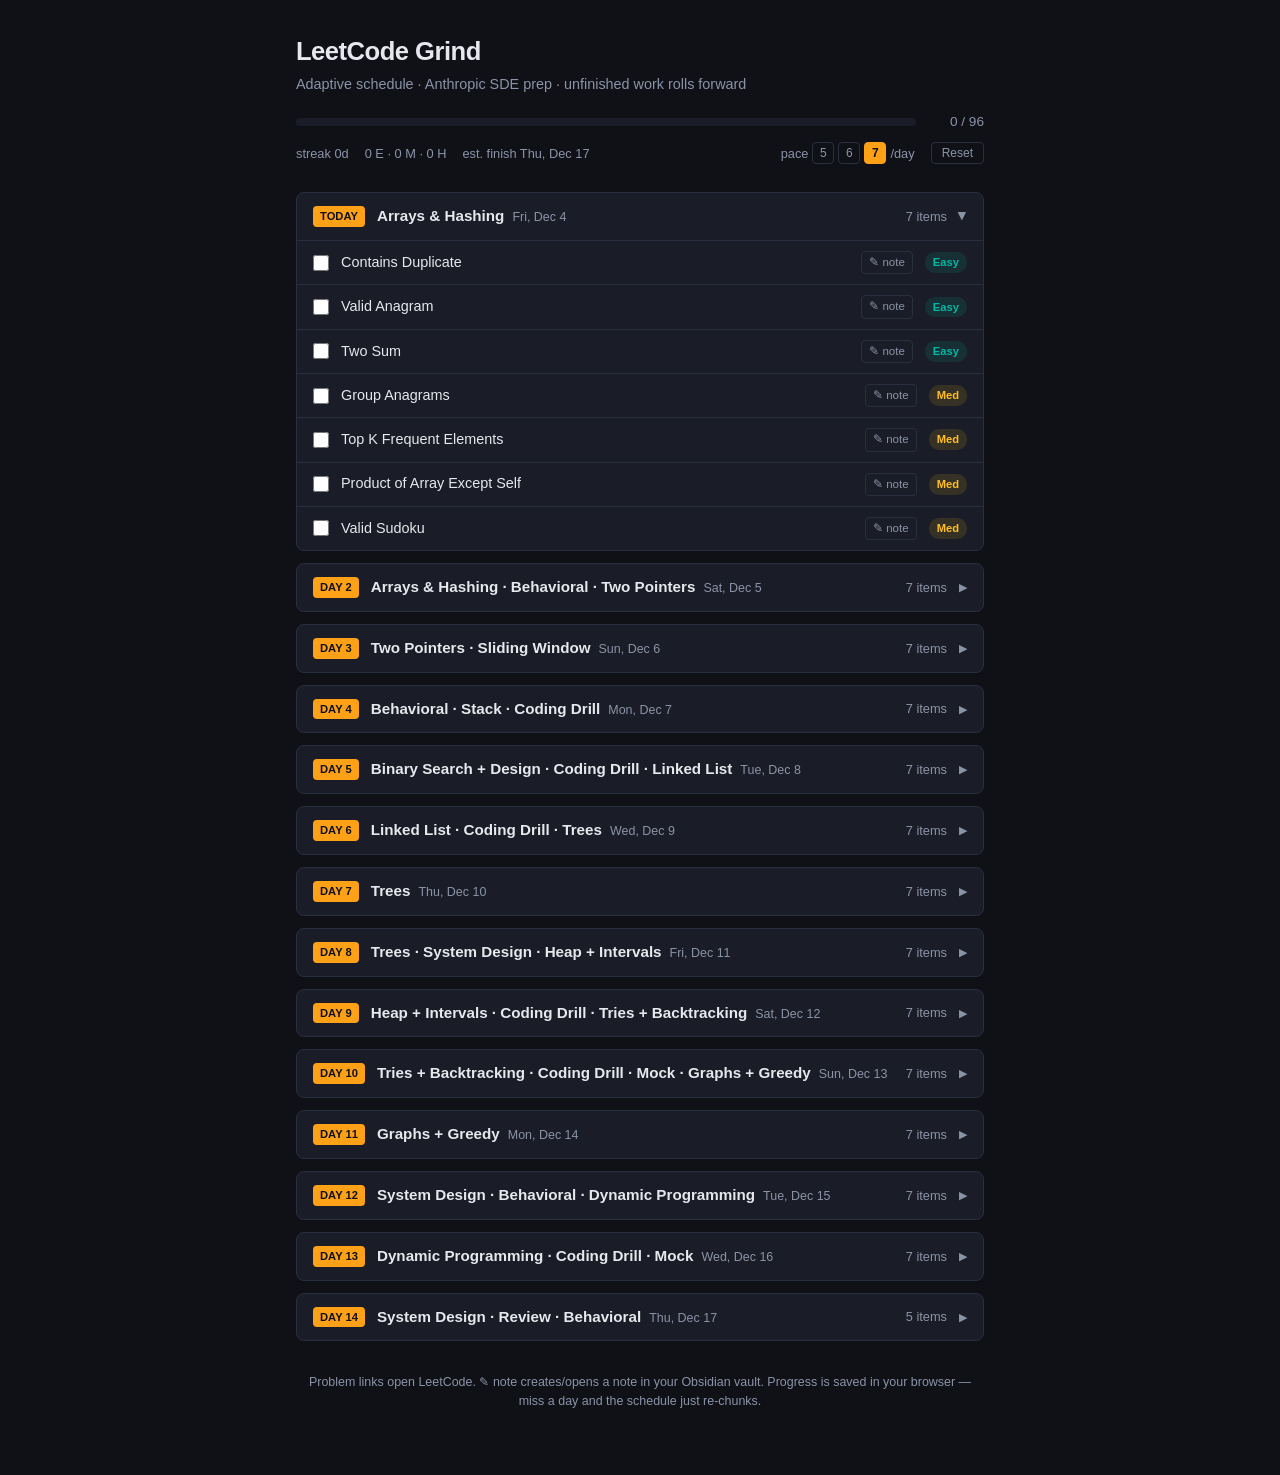
<file: tracker/index.html>
<!DOCTYPE html>
<html lang="en">
<head>
  <meta charset="UTF-8" />
  <meta name="viewport" content="width=device-width, initial-scale=1.0" />
  <title>LeetCode Grind — Adaptive Plan</title>
  <link rel="stylesheet" href="styles.css" />
</head>
<body>
  <header>
    <h1>LeetCode Grind</h1>
    <p class="subtitle">Adaptive schedule · Anthropic SDE prep · unfinished work rolls forward</p>
    <div class="progress-wrap">
      <div class="progress-bar"><div id="progress-fill"></div></div>
      <span id="progress-text">0 / 0</span>
    </div>
    <div class="stats">
      <span id="stat-streak"></span>
      <span id="stat-diff"></span>
      <span id="stat-eta"></span>
      <span class="pace-wrap">
        pace
        <button class="pace-btn" data-pace="5">5</button>
        <button class="pace-btn" data-pace="6">6</button>
        <button class="pace-btn" data-pace="7">7</button>/day
      </span>
      <button id="reset-btn" title="Clear all progress">Reset</button>
    </div>
  </header>

  <main id="plan"></main>

  <footer>
    <p>Problem links open LeetCode. ✎ note creates/opens a note in your Obsidian vault.
    Progress is saved in your browser — miss a day and the schedule just re-chunks.</p>
  </footer>

  <script src="plan.js"></script>
  <script src="app.js"></script>
</body>
</html>
</file>
<file: tracker/styles.css>
:root {
  --bg: #0f1117;
  --surface: #1a1d27;
  --surface-hover: #222633;
  --border: #2a2f3f;
  --text: #e6e8ee;
  --text-dim: #8b93a7;
  --accent: #ffa116;
  --easy: #00b8a3;
  --medium: #ffc01e;
  --hard: #ff375f;
  --done: #2fbb5e;
}

* { box-sizing: border-box; margin: 0; }

body {
  font-family: -apple-system, "Segoe UI", Roboto, Helvetica, Arial, sans-serif;
  background: var(--bg);
  color: var(--text);
  max-width: 720px;
  margin: 0 auto;
  padding: 32px 16px 64px;
  line-height: 1.5;
}

header { margin-bottom: 28px; }

h1 { font-size: 1.6rem; letter-spacing: -0.02em; }

.subtitle { color: var(--text-dim); font-size: 0.9rem; margin: 4px 0 16px; }

.progress-wrap { display: flex; align-items: center; gap: 12px; }

.progress-bar {
  flex: 1;
  height: 8px;
  background: var(--surface);
  border-radius: 4px;
  overflow: hidden;
}

#progress-fill {
  height: 100%;
  width: 0%;
  background: var(--accent);
  border-radius: 4px;
  transition: width 0.25s ease;
}

#progress-text { font-size: 0.85rem; color: var(--text-dim); min-width: 56px; text-align: right; }

.stats {
  display: flex;
  flex-wrap: wrap;
  gap: 8px 16px;
  margin-top: 10px;
  font-size: 0.8rem;
  color: var(--text-dim);
  align-items: center;
}

.pace-wrap { display: flex; align-items: center; gap: 4px; margin-left: auto; }

.pace-btn {
  background: none;
  border: 1px solid var(--border);
  color: var(--text-dim);
  font-size: 0.75rem;
  width: 22px;
  height: 22px;
  border-radius: 4px;
  cursor: pointer;
}

.pace-btn:hover { color: var(--text); }
.pace-btn.active { color: var(--bg); background: var(--accent); border-color: var(--accent); font-weight: 700; }

#reset-btn {
  background: none;
  border: 1px solid var(--border);
  color: var(--text-dim);
  font-size: 0.75rem;
  padding: 3px 10px;
  border-radius: 4px;
  cursor: pointer;
}

#reset-btn:hover { color: var(--hard); border-color: var(--hard); }

.day {
  background: var(--surface);
  border: 1px solid var(--border);
  border-radius: 8px;
  margin-bottom: 12px;
  overflow: hidden;
}

.day-header {
  display: flex;
  align-items: center;
  gap: 12px;
  padding: 12px 16px;
  cursor: pointer;
  user-select: none;
}

.day-header:hover { background: var(--surface-hover); }

.day-num {
  font-size: 0.7rem;
  font-weight: 700;
  color: var(--bg);
  background: var(--accent);
  border-radius: 4px;
  padding: 2px 7px;
  flex-shrink: 0;
}

.day-topic { font-weight: 600; font-size: 0.95rem; flex: 1; min-width: 0; }

.day-date {
  font-weight: 400;
  font-size: 0.78rem;
  color: var(--text-dim);
  margin-left: 8px;
  white-space: nowrap;
}

.day-count { font-size: 0.8rem; color: var(--text-dim); white-space: nowrap; }

.chevron {
  color: var(--text-dim);
  font-size: 0.7rem;
  transition: transform 0.2s;
}

.day.open .chevron { transform: rotate(90deg); }

.problems { display: none; border-top: 1px solid var(--border); }

.day.open .problems { display: block; }

.problem {
  display: flex;
  align-items: center;
  gap: 12px;
  padding: 10px 16px;
  border-bottom: 1px solid var(--border);
}

.problem:last-child { border-bottom: none; }

.problem:hover { background: var(--surface-hover); }

.problem input[type="checkbox"] {
  width: 16px;
  height: 16px;
  accent-color: var(--done);
  cursor: pointer;
  flex-shrink: 0;
}

.problem .title {
  flex: 1;
  min-width: 0;
  color: var(--text);
  text-decoration: none;
  font-size: 0.9rem;
}

.problem a.title:hover { color: var(--accent); text-decoration: underline; }

.problem.done .title { color: var(--text-dim); text-decoration: line-through; }

.problem.missed { opacity: 0.55; }

.problem.missed .title { color: var(--text-dim); }

.problem input[type="checkbox"]:disabled { cursor: default; }

.missed-tag { color: var(--hard) !important; }

.problem .desc {
  display: block;
  font-size: 0.75rem;
  color: var(--text-dim);
  text-decoration: none;
  margin-top: 2px;
}

.problem.done .desc { text-decoration: none; }

.note {
  color: var(--text-dim);
  text-decoration: none;
  font-size: 0.72rem;
  flex-shrink: 0;
  border: 1px solid var(--border);
  border-radius: 4px;
  padding: 2px 7px;
  transition: color 0.15s, border-color 0.15s;
}

.note:hover { color: var(--accent); border-color: var(--accent); }

.note.clicked {
  animation: pop 0.35s ease;
  color: var(--done);
  border-color: var(--done);
}

@keyframes pop {
  50% { transform: scale(1.3); }
}

#toast {
  position: fixed;
  bottom: 24px;
  left: 50%;
  transform: translateX(-50%) translateY(8px);
  background: var(--surface);
  color: var(--text);
  border: 1px solid var(--border);
  border-radius: 6px;
  padding: 8px 14px;
  font-size: 0.82rem;
  opacity: 0;
  pointer-events: none;
  transition: opacity 0.2s, transform 0.2s;
  z-index: 10;
  max-width: 90vw;
}

#toast.show { opacity: 1; transform: translateX(-50%) translateY(0); }

.topic-tag {
  font-size: 0.68rem;
  color: var(--text-dim);
  flex-shrink: 0;
  max-width: 110px;
  overflow: hidden;
  text-overflow: ellipsis;
  white-space: nowrap;
}

.diff, .task-badge {
  font-size: 0.7rem;
  font-weight: 600;
  padding: 2px 8px;
  border-radius: 10px;
  flex-shrink: 0;
}

.diff.E { color: var(--easy); background: rgba(0, 184, 163, 0.12); }
.diff.M { color: var(--medium); background: rgba(255, 192, 30, 0.12); }
.diff.H { color: var(--hard); background: rgba(255, 55, 95, 0.12); }

.task-badge { color: var(--accent); background: rgba(255, 161, 22, 0.12); }

footer {
  margin-top: 32px;
  text-align: center;
  font-size: 0.78rem;
  color: var(--text-dim);
}
</file>
